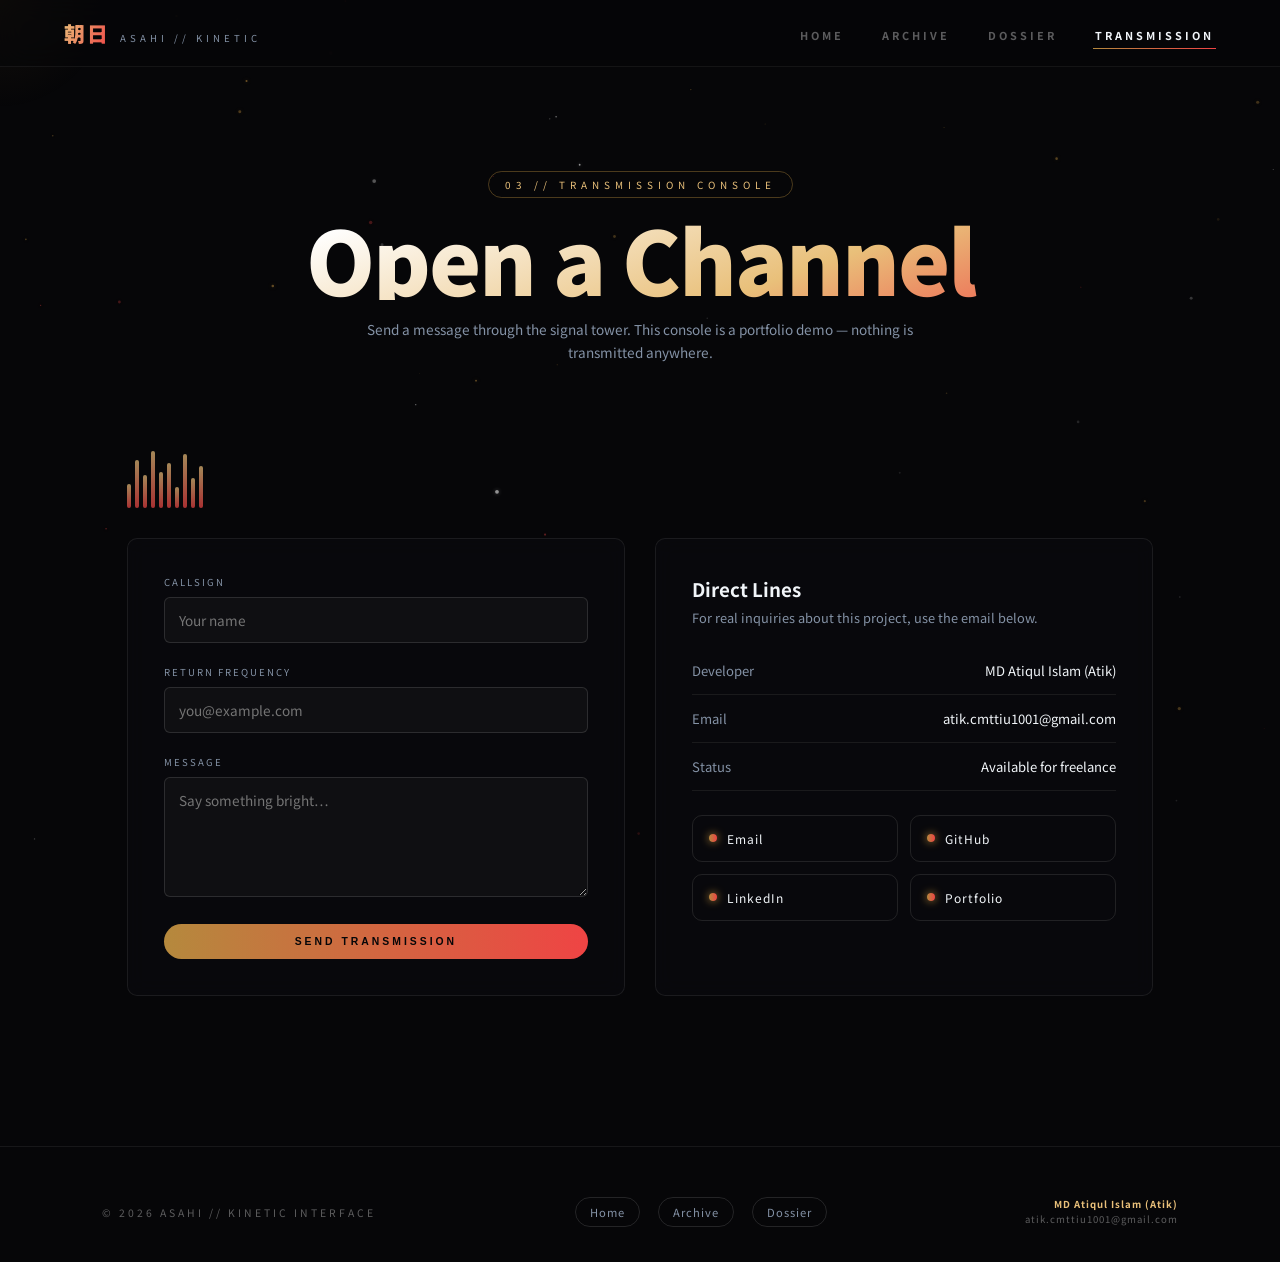
<file: yuffie-site/contact.html>
<!DOCTYPE html>
<html lang="en">
<head>
    <meta charset="UTF-8">
    <meta name="viewport" content="width=device-width, initial-scale=1.0">
    <title>Transmission — ASAHI Kinetic Interface</title>
    <meta name="description" content="A glowing, animated contact console.">
    <link href="https://fonts.googleapis.com/css2?family=Noto+Sans+JP:wght@500;900&family=Syncopate:wght@700&display=swap" rel="stylesheet">
    <link rel="stylesheet" href="assets/site.css">
    <link rel="stylesheet" href="assets/contact.css">
</head>
<body class="page-enter">

    <canvas id="embers-canvas"></canvas>
    <div id="cursor-glow"></div>

    <nav class="site-nav">
        <a href="index.html" class="nav-brand">
            <span class="kanji">朝日</span>
            <span class="latin">Asahi // Kinetic</span>
        </a>
        <ul class="nav-links">
            <li><a href="index.html">Home</a></li>
            <li><a href="gallery.html">Archive</a></li>
            <li><a href="profile.html">Dossier</a></li>
            <li><a href="contact.html">Transmission</a></li>
        </ul>
        <button class="nav-toggle" aria-label="Toggle menu">
            <span></span><span></span><span></span>
        </button>
    </nav>

    <header class="page-header">
        <span class="eyebrow">03 // Transmission Console</span>
        <h1>Open a Channel</h1>
        <p>Send a message through the signal tower. This console is a portfolio demo — nothing is transmitted anywhere.</p>
    </header>

    <section class="section" style="padding-top:0;">
        <div class="signal-wave reveal">
            <span style="height:40%; animation-delay:0s;"></span>
            <span style="height:80%; animation-delay:0.1s;"></span>
            <span style="height:55%; animation-delay:0.2s;"></span>
            <span style="height:95%; animation-delay:0.3s;"></span>
            <span style="height:60%; animation-delay:0.4s;"></span>
            <span style="height:75%; animation-delay:0.5s;"></span>
            <span style="height:35%; animation-delay:0.6s;"></span>
            <span style="height:90%; animation-delay:0.7s;"></span>
            <span style="height:50%; animation-delay:0.8s;"></span>
            <span style="height:70%; animation-delay:0.9s;"></span>
        </div>

        <div class="transmission-grid">
            <div class="card tx-card reveal">
                <form id="transmission-form">
                    <div class="field">
                        <label for="tx-name">Callsign</label>
                        <input type="text" id="tx-name" name="name" placeholder="Your name" required>
                    </div>
                    <div class="field">
                        <label for="tx-email">Return Frequency</label>
                        <input type="email" id="tx-email" name="email" placeholder="you@example.com" required>
                    </div>
                    <div class="field">
                        <label for="tx-message">Message</label>
                        <textarea id="tx-message" name="message" placeholder="Say something bright…" required></textarea>
                    </div>
                    <button type="submit" class="glow-btn">Send Transmission</button>
                    <span id="form-status"></span>
                </form>
            </div>

            <div class="card tx-card reveal reveal-delay-1">
                <h3 style="margin-bottom:6px;">Direct Lines</h3>
                <p style="color:var(--text-dim); font-size:0.8rem; margin-bottom:8px;">For real inquiries about this project, use the email below.</p>
                <ul class="info-list">
                    <li><span>Developer</span><span>MD Atiqul Islam (Atik)</span></li>
                    <li><span>Email</span><a href="mailto:atik.cmttiu1001@gmail.com">atik.cmttiu1001@gmail.com</a></li>
                    <li><span>Status</span><span>Available for freelance</span></li>
                </ul>

                <div class="socials-grid">
                    <a href="mailto:atik.cmttiu1001@gmail.com" class="social-chip"><span class="dot"></span>Email</a>
                    <a href="#" class="social-chip"><span class="dot"></span>GitHub</a>
                    <a href="#" class="social-chip"><span class="dot"></span>LinkedIn</a>
                    <a href="#" class="social-chip"><span class="dot"></span>Portfolio</a>
                </div>
            </div>
        </div>
    </section>

    <footer class="site-footer">
        <span class="footer-brand">© 2026 Asahi // Kinetic Interface</span>
        <div class="footer-socials">
            <a href="index.html">Home</a>
            <a href="gallery.html">Archive</a>
            <a href="profile.html">Dossier</a>
        </div>
        <div class="dev-credit">
            <span class="dev-name">MD Atiqul Islam (Atik)</span>
            <a href="mailto:atik.cmttiu1001@gmail.com">atik.cmttiu1001@gmail.com</a>
        </div>
    </footer>

    <script src="assets/site.js"></script>
</body>
</html>
</file>
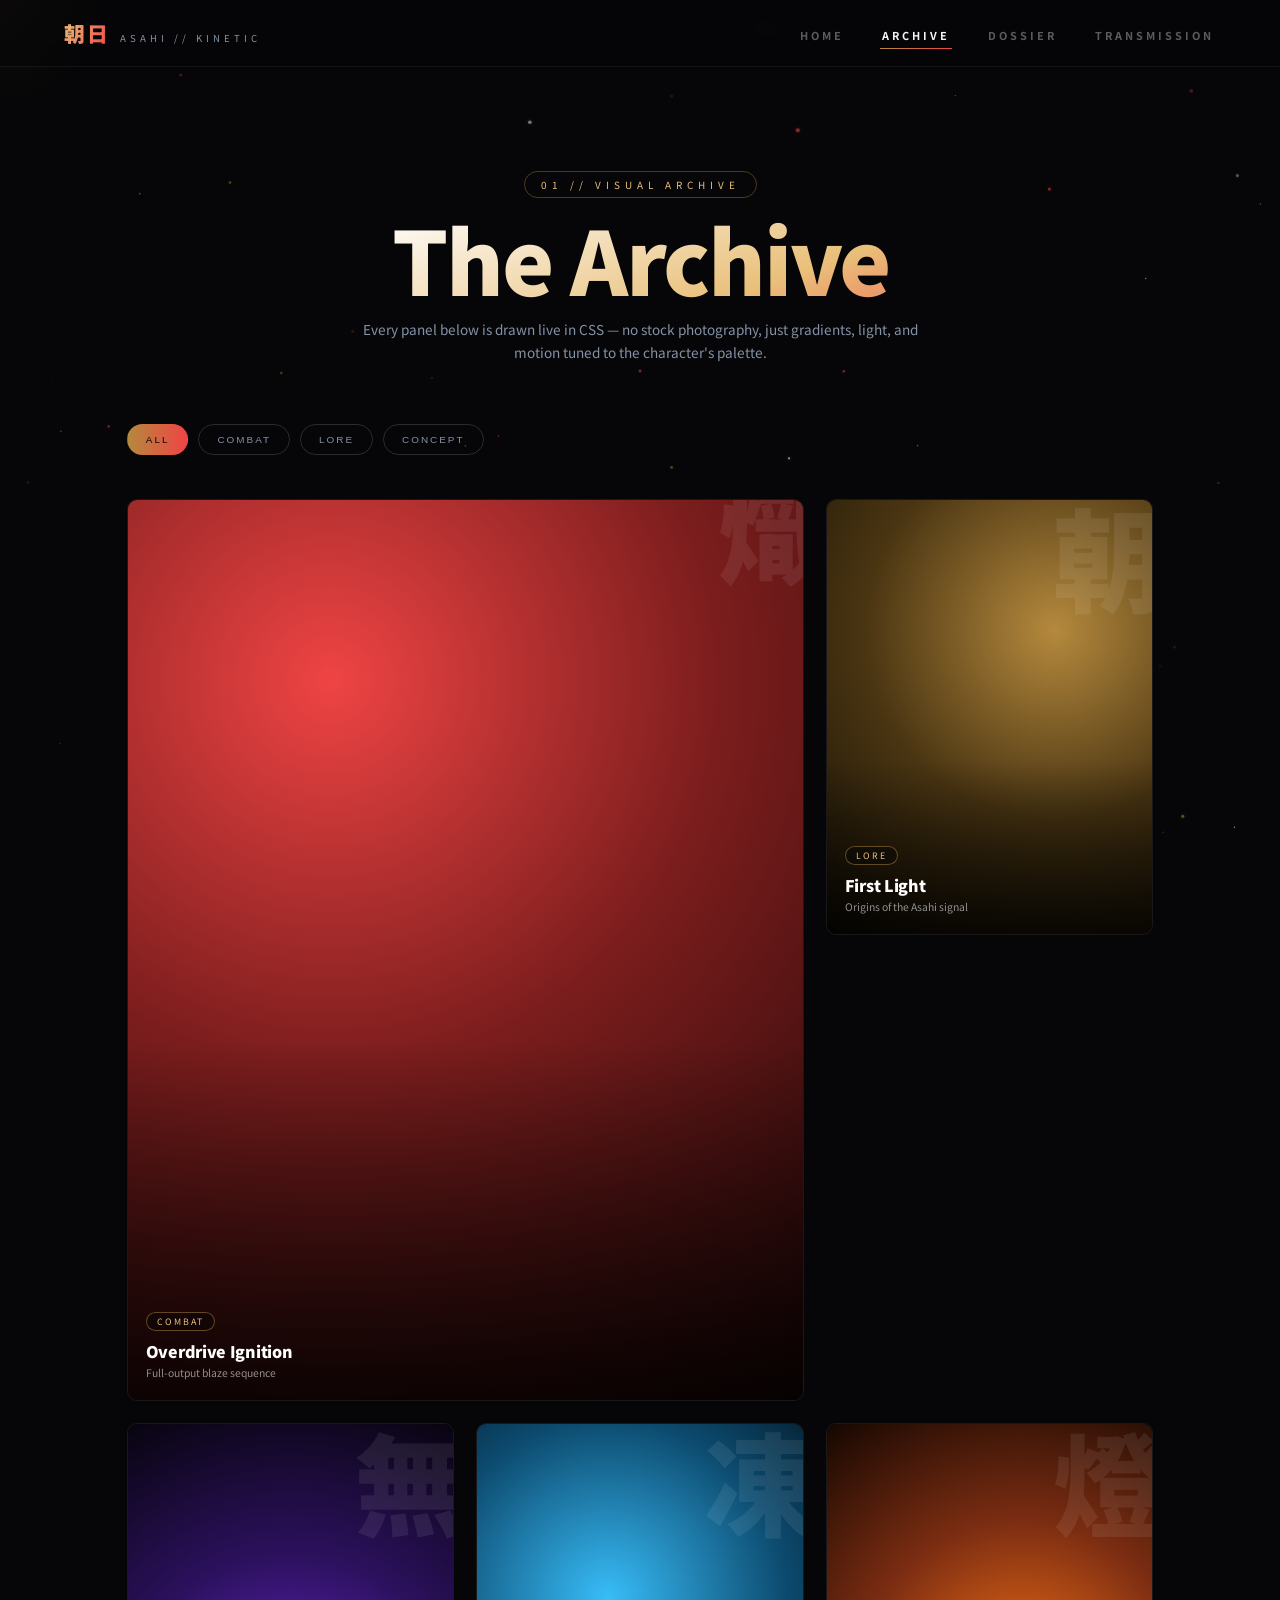
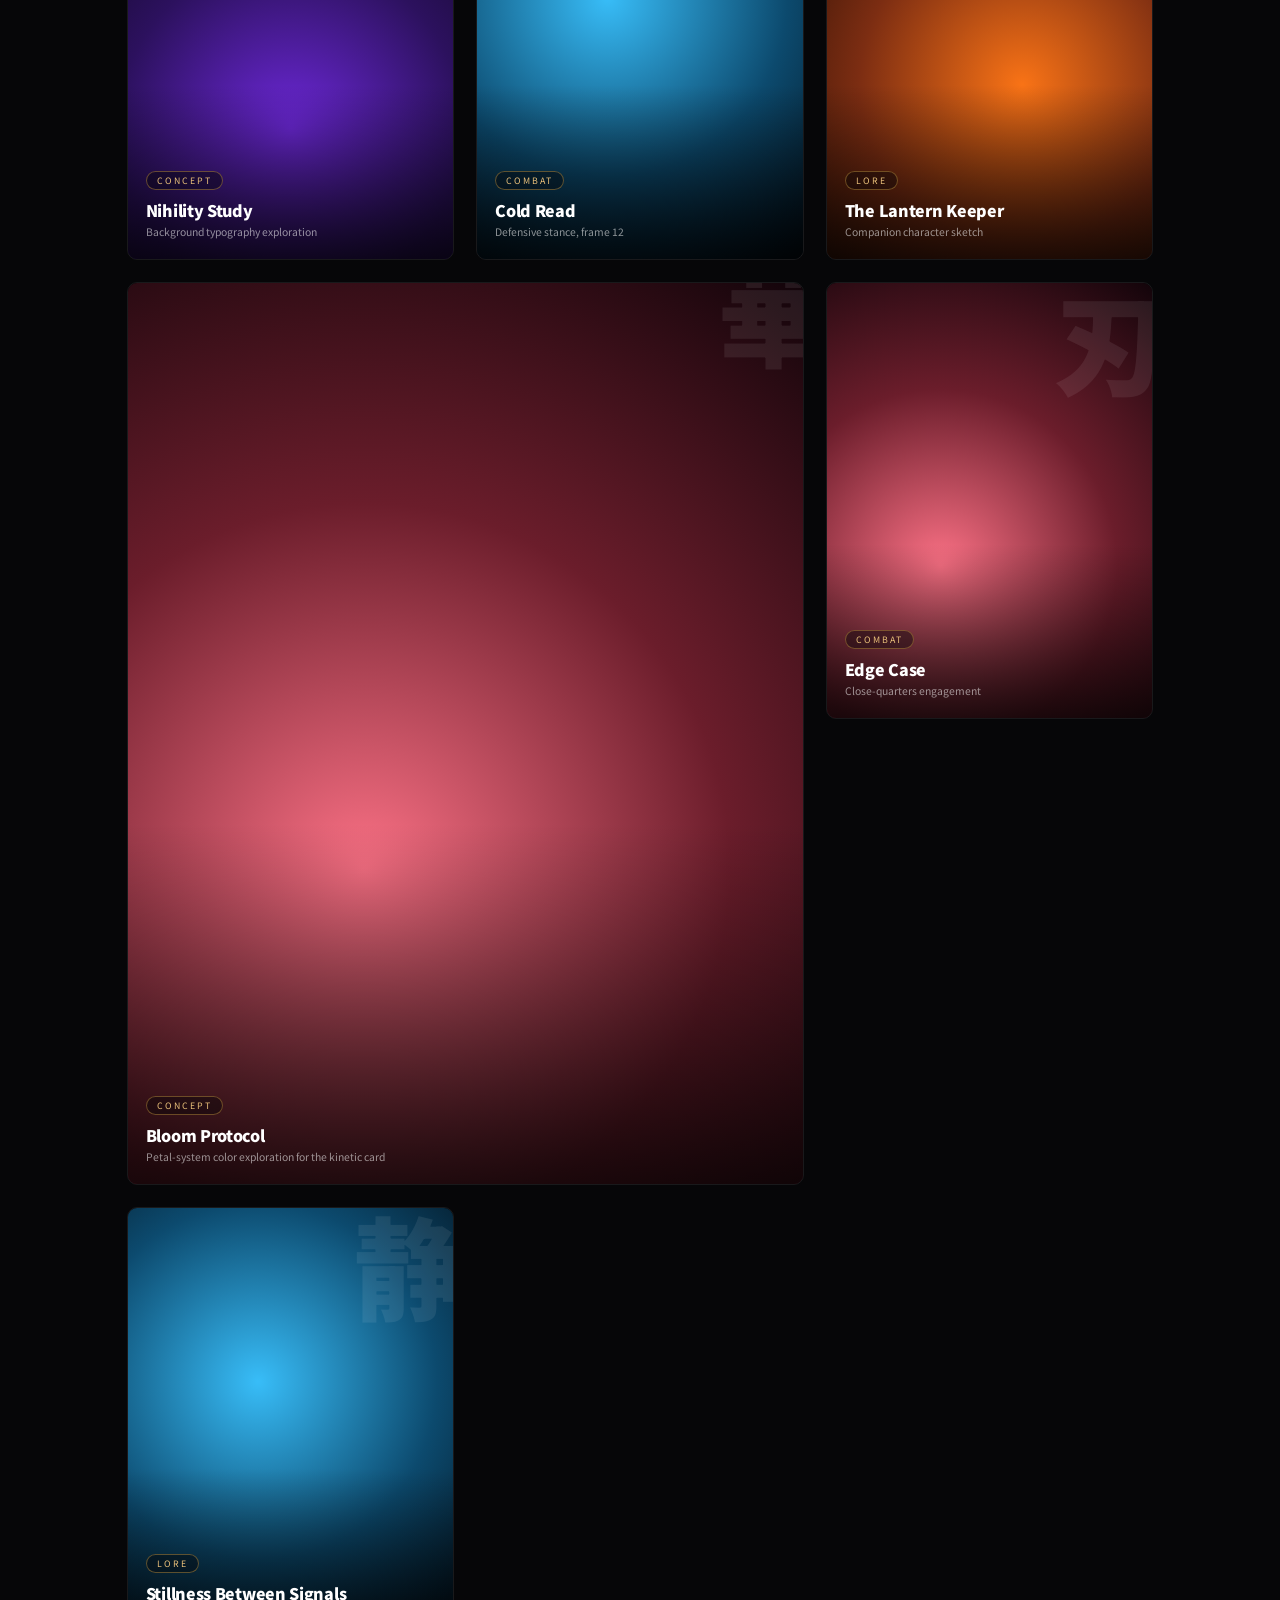
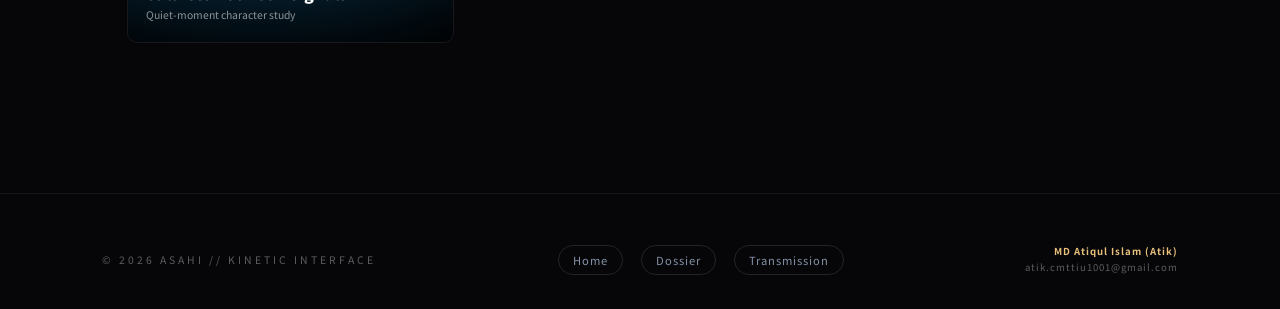
<file: yuffie-site/gallery.html>
<!DOCTYPE html>
<html lang="en">
<head>
    <meta charset="UTF-8">
    <meta name="viewport" content="width=device-width, initial-scale=1.0">
    <title>Archive — ASAHI Kinetic Interface</title>
    <meta name="description" content="A kinetic visual archive of tilting, glowing panels.">
    <link href="https://fonts.googleapis.com/css2?family=Noto+Sans+JP:wght@500;900&family=Syncopate:wght@700&display=swap" rel="stylesheet">
    <link rel="stylesheet" href="assets/site.css">
    <link rel="stylesheet" href="assets/gallery.css">
</head>
<body class="page-enter">

    <canvas id="embers-canvas"></canvas>
    <div id="cursor-glow"></div>

    <nav class="site-nav">
        <a href="index.html" class="nav-brand">
            <span class="kanji">朝日</span>
            <span class="latin">Asahi // Kinetic</span>
        </a>
        <ul class="nav-links">
            <li><a href="index.html">Home</a></li>
            <li><a href="gallery.html">Archive</a></li>
            <li><a href="profile.html">Dossier</a></li>
            <li><a href="contact.html">Transmission</a></li>
        </ul>
        <button class="nav-toggle" aria-label="Toggle menu">
            <span></span><span></span><span></span>
        </button>
    </nav>

    <header class="page-header">
        <span class="eyebrow">01 // Visual Archive</span>
        <h1>The Archive</h1>
        <p>Every panel below is drawn live in CSS — no stock photography, just gradients, light, and motion tuned to the character's palette.</p>
    </header>

    <section class="section" style="padding-top:0;">
        <div class="filter-bar">
            <button data-filter="all" class="active">All</button>
            <button data-filter="combat">Combat</button>
            <button data-filter="lore">Lore</button>
            <button data-filter="concept">Concept</button>
        </div>

        <div class="gallery-grid">

            <div class="art-tile wide reveal" data-tilt="6" data-category="combat">
                <div class="art-bg bg-blaze"></div>
                <span class="art-kanji">熾</span>
                <div class="art-scan"></div>
                <div class="art-info">
                    <span class="art-tag">Combat</span>
                    <div class="art-title">Overdrive Ignition</div>
                    <div class="art-sub">Full-output blaze sequence</div>
                </div>
            </div>

            <div class="art-tile reveal reveal-delay-1" data-tilt="6" data-category="lore">
                <div class="art-bg bg-dusk"></div>
                <span class="art-kanji">朝</span>
                <div class="art-scan"></div>
                <div class="art-info">
                    <span class="art-tag">Lore</span>
                    <div class="art-title">First Light</div>
                    <div class="art-sub">Origins of the Asahi signal</div>
                </div>
            </div>

            <div class="art-tile reveal reveal-delay-2" data-tilt="6" data-category="concept">
                <div class="art-bg bg-void"></div>
                <span class="art-kanji">無</span>
                <div class="art-scan"></div>
                <div class="art-info">
                    <span class="art-tag">Concept</span>
                    <div class="art-title">Nihility Study</div>
                    <div class="art-sub">Background typography exploration</div>
                </div>
            </div>

            <div class="art-tile reveal reveal-delay-3" data-tilt="6" data-category="combat">
                <div class="art-bg bg-frost"></div>
                <span class="art-kanji">凍</span>
                <div class="art-scan"></div>
                <div class="art-info">
                    <span class="art-tag">Combat</span>
                    <div class="art-title">Cold Read</div>
                    <div class="art-sub">Defensive stance, frame 12</div>
                </div>
            </div>

            <div class="art-tile reveal data-tilt" data-tilt="6" data-category="lore">
                <div class="art-bg bg-ember"></div>
                <span class="art-kanji">燈</span>
                <div class="art-scan"></div>
                <div class="art-info">
                    <span class="art-tag">Lore</span>
                    <div class="art-title">The Lantern Keeper</div>
                    <div class="art-sub">Companion character sketch</div>
                </div>
            </div>

            <div class="art-tile wide reveal reveal-delay-1" data-tilt="6" data-category="concept">
                <div class="art-bg bg-bloom"></div>
                <span class="art-kanji">華</span>
                <div class="art-scan"></div>
                <div class="art-info">
                    <span class="art-tag">Concept</span>
                    <div class="art-title">Bloom Protocol</div>
                    <div class="art-sub">Petal-system color exploration for the kinetic card</div>
                </div>
            </div>

            <div class="art-tile reveal reveal-delay-2" data-tilt="6" data-category="combat">
                <div class="art-bg bg-bloom"></div>
                <span class="art-kanji">刃</span>
                <div class="art-scan"></div>
                <div class="art-info">
                    <span class="art-tag">Combat</span>
                    <div class="art-title">Edge Case</div>
                    <div class="art-sub">Close-quarters engagement</div>
                </div>
            </div>

            <div class="art-tile reveal reveal-delay-3" data-tilt="6" data-category="lore">
                <div class="art-bg bg-frost"></div>
                <span class="art-kanji">静</span>
                <div class="art-scan"></div>
                <div class="art-info">
                    <span class="art-tag">Lore</span>
                    <div class="art-title">Stillness Between Signals</div>
                    <div class="art-sub">Quiet-moment character study</div>
                </div>
            </div>

        </div>
    </section>

    <footer class="site-footer">
        <span class="footer-brand">© 2026 Asahi // Kinetic Interface</span>
        <div class="footer-socials">
            <a href="index.html">Home</a>
            <a href="profile.html">Dossier</a>
            <a href="contact.html">Transmission</a>
        </div>
        <div class="dev-credit">
            <span class="dev-name">MD Atiqul Islam (Atik)</span>
            <a href="mailto:atik.cmttiu1001@gmail.com">atik.cmttiu1001@gmail.com</a>
        </div>
    </footer>

    <script src="assets/site.js"></script>
</body>
</html>
</file>
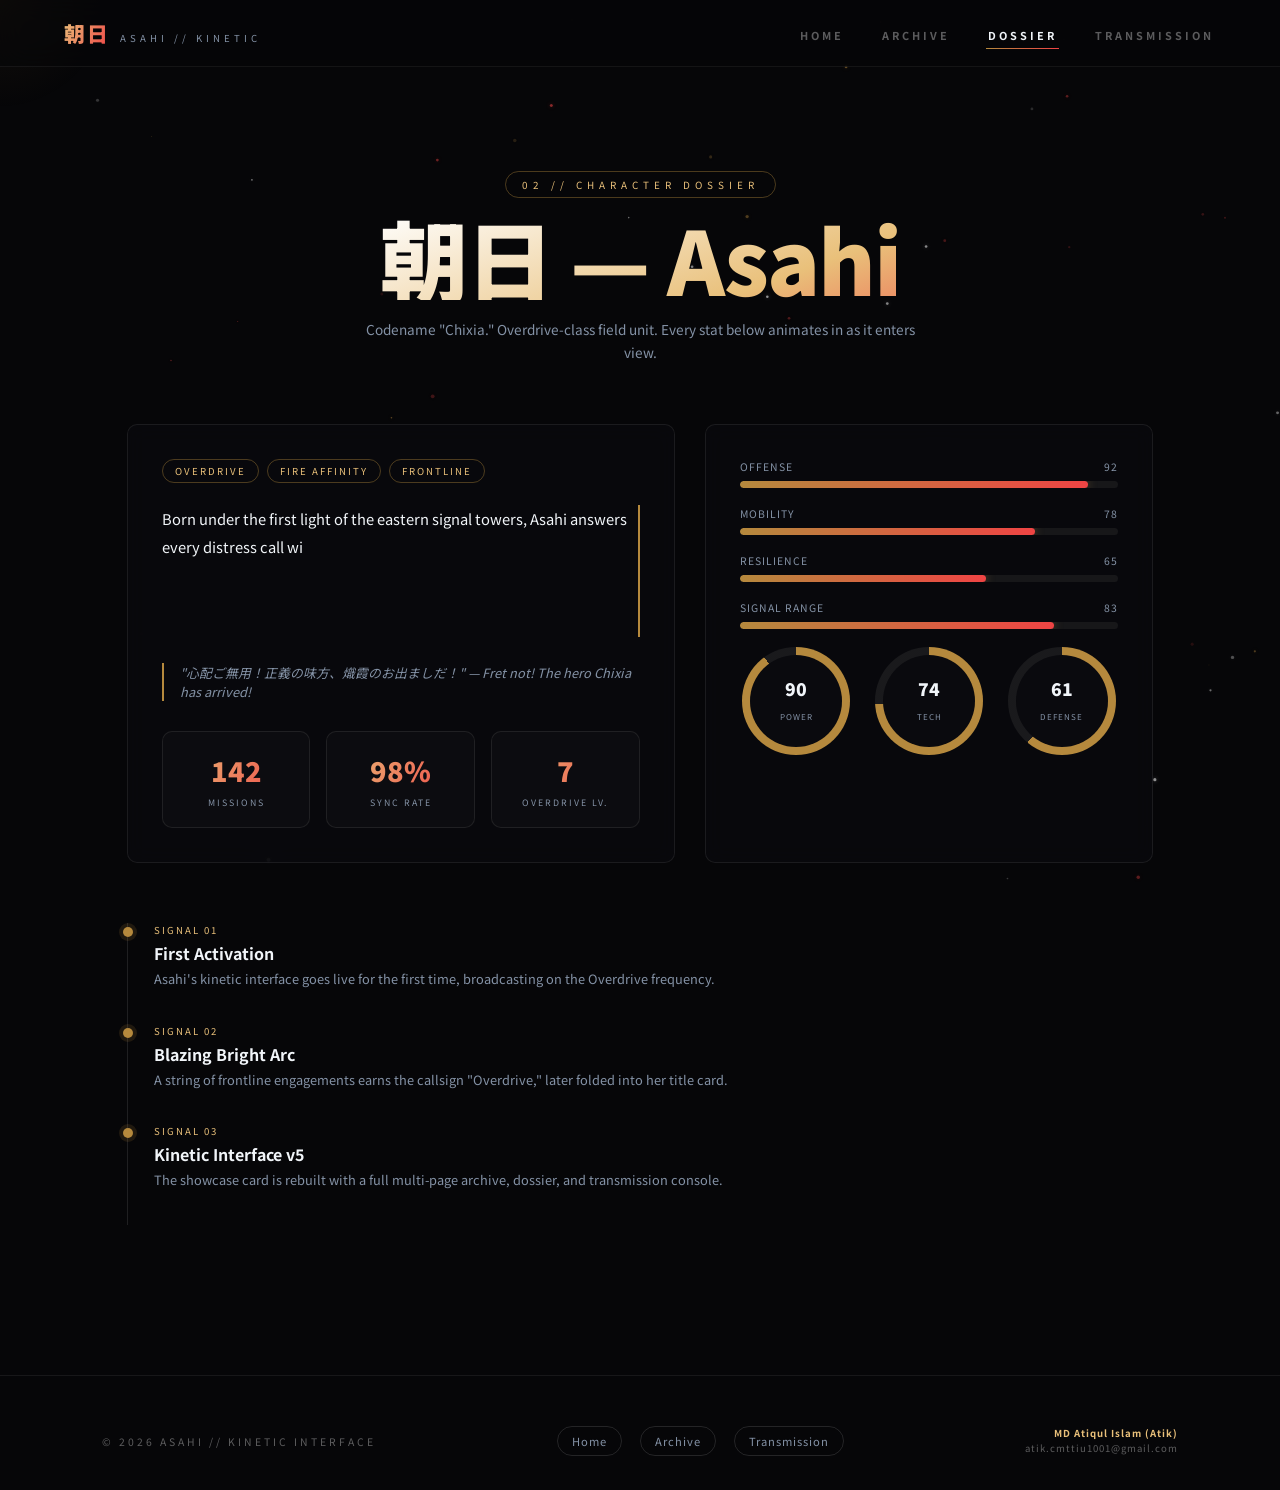
<file: yuffie-site/profile.html>
<!DOCTYPE html>
<html lang="en">
<head>
    <meta charset="UTF-8">
    <meta name="viewport" content="width=device-width, initial-scale=1.0">
    <title>Dossier — ASAHI Kinetic Interface</title>
    <meta name="description" content="Character dossier with animated stats, rings, and timeline.">
    <link href="https://fonts.googleapis.com/css2?family=Noto+Sans+JP:wght@500;900&family=Syncopate:wght@700&display=swap" rel="stylesheet">
    <link rel="stylesheet" href="assets/site.css">
    <link rel="stylesheet" href="assets/profile.css">
</head>
<body class="page-enter">

    <canvas id="embers-canvas"></canvas>
    <div id="cursor-glow"></div>

    <nav class="site-nav">
        <a href="index.html" class="nav-brand">
            <span class="kanji">朝日</span>
            <span class="latin">Asahi // Kinetic</span>
        </a>
        <ul class="nav-links">
            <li><a href="index.html">Home</a></li>
            <li><a href="gallery.html">Archive</a></li>
            <li><a href="profile.html">Dossier</a></li>
            <li><a href="contact.html">Transmission</a></li>
        </ul>
        <button class="nav-toggle" aria-label="Toggle menu">
            <span></span><span></span><span></span>
        </button>
    </nav>

    <header class="page-header">
        <span class="eyebrow">02 // Character Dossier</span>
        <h1>朝日 — Asahi</h1>
        <p>Codename "Chixia." Overdrive-class field unit. Every stat below animates in as it enters view.</p>
    </header>

    <section class="section" style="padding-top:0;">
        <div class="dossier-grid">

            <div class="card dossier-card reveal">
                <div class="bio-tag-row">
                    <span class="bio-tag">Overdrive</span>
                    <span class="bio-tag">Fire Affinity</span>
                    <span class="bio-tag">Frontline</span>
                </div>
                <p class="bio-text" data-typewriter>Born under the first light of the eastern signal towers, Asahi answers every distress call with the same line: fret not, the hero has arrived. Loud, blazing, and impossible to ignore — she treats every battle like a stage and every stage like a promise she intends to keep.</p>
                <p class="bio-quote">"心配ご無用！正義の味方、熾霞のお出ましだ！" — Fret not! The hero Chixia has arrived!</p>

                <div class="counter-row">
                    <div class="counter-box reveal">
                        <div class="big-num" data-count="142" data-suffix="">142</div>
                        <div class="label">Missions</div>
                    </div>
                    <div class="counter-box reveal reveal-delay-1">
                        <div class="big-num" data-count="98" data-suffix="%">98%</div>
                        <div class="label">Sync Rate</div>
                    </div>
                    <div class="counter-box reveal reveal-delay-2">
                        <div class="big-num" data-count="7" data-suffix="">7</div>
                        <div class="label">Overdrive Lv.</div>
                    </div>
                </div>
            </div>

            <div class="card dossier-card reveal reveal-delay-1">
                <div class="stat-row">
                    <div class="stat-label"><span>Offense</span><span>92</span></div>
                    <div class="stat-track"><div class="stat-fill" data-fill="92"></div></div>
                </div>
                <div class="stat-row">
                    <div class="stat-label"><span>Mobility</span><span>78</span></div>
                    <div class="stat-track"><div class="stat-fill" data-fill="78"></div></div>
                </div>
                <div class="stat-row">
                    <div class="stat-label"><span>Resilience</span><span>65</span></div>
                    <div class="stat-track"><div class="stat-fill" data-fill="65"></div></div>
                </div>
                <div class="stat-row">
                    <div class="stat-label"><span>Signal Range</span><span>83</span></div>
                    <div class="stat-track"><div class="stat-fill" data-fill="83"></div></div>
                </div>

                <div class="ring-row">
                    <div class="stat-ring" data-fill="90">
                        <div class="ring-inner"><span class="ring-val">90</span><span class="ring-name">Power</span></div>
                    </div>
                    <div class="stat-ring" data-fill="74">
                        <div class="ring-inner"><span class="ring-val">74</span><span class="ring-name">Tech</span></div>
                    </div>
                    <div class="stat-ring" data-fill="61">
                        <div class="ring-inner"><span class="ring-val">61</span><span class="ring-name">Defense</span></div>
                    </div>
                </div>
            </div>

        </div>

        <div class="timeline">
            <div class="timeline-item reveal">
                <div class="t-date">Signal 01</div>
                <h4>First Activation</h4>
                <p>Asahi's kinetic interface goes live for the first time, broadcasting on the Overdrive frequency.</p>
            </div>
            <div class="timeline-item reveal reveal-delay-1">
                <div class="t-date">Signal 02</div>
                <h4>Blazing Bright Arc</h4>
                <p>A string of frontline engagements earns the callsign "Overdrive," later folded into her title card.</p>
            </div>
            <div class="timeline-item reveal reveal-delay-2">
                <div class="t-date">Signal 03</div>
                <h4>Kinetic Interface v5</h4>
                <p>The showcase card is rebuilt with a full multi-page archive, dossier, and transmission console.</p>
            </div>
        </div>
    </section>

    <footer class="site-footer">
        <span class="footer-brand">© 2026 Asahi // Kinetic Interface</span>
        <div class="footer-socials">
            <a href="index.html">Home</a>
            <a href="gallery.html">Archive</a>
            <a href="contact.html">Transmission</a>
        </div>
        <div class="dev-credit">
            <span class="dev-name">MD Atiqul Islam (Atik)</span>
            <a href="mailto:atik.cmttiu1001@gmail.com">atik.cmttiu1001@gmail.com</a>
        </div>
    </footer>

    <script src="assets/site.js"></script>
</body>
</html>
</file>
<file: yuffie-site/assets/site.css>
/* ==========================================================
   ASAHI // Kinetic Interface — Shared Site Stylesheet
   Theme: dark, embered gold-on-crimson, kinetic type
   ========================================================== */

:root {
    --bg: #060608;
    --bg-deep: #2b0404;
    --panel: rgba(10, 10, 14, 0.75);
    --panel-border: rgba(255, 255, 255, 0.08);
    --gold: #b5893d;
    --gold-bright: #e9c07a;
    --ember: #ef4444;
    --text: #f1f5f9;
    --text-dim: #8492a6;
    --text-faint: rgba(255, 255, 255, 0.35);
    --radius: 10px;
}

* { margin: 0; padding: 0; box-sizing: border-box; }

html { scroll-behavior: smooth; }

body {
    background: var(--bg);
    background-image:
        radial-gradient(circle at 15% 0%, rgba(181, 137, 61, 0.08) 0%, transparent 45%),
        radial-gradient(circle at 85% 100%, rgba(220, 38, 38, 0.10) 0%, transparent 45%),
        var(--bg);
    color: var(--text);
    font-family: 'Noto Sans JP', 'Syncopate', sans-serif;
    min-height: 100vh;
    position: relative;
    overflow-x: hidden;
}

::selection { background: var(--gold); color: #060608; }

/* Scrollbar */
::-webkit-scrollbar { width: 8px; }
::-webkit-scrollbar-track { background: #0a0a0e; }
::-webkit-scrollbar-thumb { background: linear-gradient(var(--gold), var(--ember)); border-radius: 4px; }

/* ── AMBIENT EMBER CANVAS (site-wide, behind everything) ───── */
#embers-canvas {
    position: fixed;
    inset: 0;
    width: 100%;
    height: 100%;
    z-index: 0;
    pointer-events: none;
}

/* ── PAGE ENTRANCE TRANSITION ────────────────────────────── */
body.page-enter { opacity: 0; }
body.page-loaded {
    opacity: 1;
    animation: pageFadeIn 0.7s cubic-bezier(0.16, 1, 0.3, 1);
}
@keyframes pageFadeIn {
    from { opacity: 0; transform: translateY(14px) scale(0.995); filter: blur(4px); }
    to   { opacity: 1; transform: translateY(0) scale(1); filter: blur(0); }
}

/* ── CURSOR GLOW ──────────────────────────────────────────── */
#cursor-glow {
    position: fixed;
    width: 220px; height: 220px;
    border-radius: 50%;
    pointer-events: none;
    z-index: 1;
    background: radial-gradient(circle, rgba(181,137,61,0.08) 0%, transparent 70%);
    transform: translate(-50%, -50%);
    transition: opacity 0.3s;
    will-change: transform;
}

/* ── NAVIGATION ───────────────────────────────────────────── */
.site-nav {
    position: fixed;
    top: 0; left: 0; right: 0;
    z-index: 100;
    display: flex;
    align-items: center;
    justify-content: space-between;
    padding: 18px 5%;
    background: rgba(6, 6, 8, 0.55);
    backdrop-filter: blur(14px);
    -webkit-backdrop-filter: blur(14px);
    border-bottom: 1px solid rgba(255, 255, 255, 0.06);
    transition: background 0.3s, padding 0.3s;
}

.nav-brand {
    display: flex;
    align-items: baseline;
    gap: 10px;
    text-decoration: none;
    color: var(--text);
}
.nav-brand .kanji {
    font-size: 1.3rem;
    font-weight: 900;
    letter-spacing: 2px;
    background: linear-gradient(120deg, var(--gold-bright), var(--ember));
    -webkit-background-clip: text;
    background-clip: text;
    color: transparent;
}
.nav-brand .latin {
    font-size: 0.6rem;
    letter-spacing: 4px;
    color: var(--text-dim);
    text-transform: uppercase;
}

.nav-links {
    display: flex;
    align-items: center;
    gap: 34px;
    list-style: none;
}
.nav-links a {
    position: relative;
    color: var(--text-faint);
    text-decoration: none;
    font-size: 0.68rem;
    letter-spacing: 3px;
    text-transform: uppercase;
    font-weight: 700;
    padding: 6px 2px;
    transition: color 0.25s;
}
.nav-links a::after {
    content: '';
    position: absolute;
    left: 0; bottom: 0;
    width: 100%; height: 1px;
    background: linear-gradient(90deg, var(--gold), var(--ember));
    transform: scaleX(0);
    transform-origin: left;
    transition: transform 0.3s cubic-bezier(0.4, 0, 0.2, 1);
}
.nav-links a:hover,
.nav-links a.active { color: var(--text); }
.nav-links a:hover::after,
.nav-links a.active::after { transform: scaleX(1); }

.nav-toggle {
    display: none;
    flex-direction: column;
    gap: 5px;
    background: none;
    border: none;
    cursor: pointer;
    z-index: 101;
}
.nav-toggle span {
    width: 22px; height: 2px;
    background: var(--text);
    transition: transform 0.3s, opacity 0.3s;
}

@media (max-width: 820px) {
    .nav-toggle { display: flex; }
    .nav-links {
        position: fixed;
        top: 0; right: 0;
        height: 100vh;
        width: min(72vw, 320px);
        background: rgba(6, 6, 8, 0.97);
        backdrop-filter: blur(20px);
        flex-direction: column;
        justify-content: center;
        gap: 32px;
        transform: translateX(100%);
        transition: transform 0.4s cubic-bezier(0.16, 1, 0.3, 1);
        border-left: 1px solid rgba(255,255,255,0.08);
    }
    .nav-links.open { transform: translateX(0); }
}

/* ── PAGE HEADER (used on interior pages) ────────────────── */
.page-header {
    position: relative;
    z-index: 2;
    padding: 170px 8% 60px;
    text-align: center;
}
.page-header .eyebrow {
    display: inline-block;
    font-size: 0.62rem;
    letter-spacing: 5px;
    color: var(--gold-bright);
    text-transform: uppercase;
    border: 1px solid rgba(181,137,61,0.4);
    padding: 5px 16px;
    border-radius: 20px;
    margin-bottom: 18px;
    opacity: 0;
    animation: revealUp 0.7s 0.1s forwards ease;
}
.page-header h1 {
    font-size: clamp(2.6rem, 7vw, 5.5rem);
    font-weight: 900;
    letter-spacing: -2px;
    line-height: 0.95;
    background: linear-gradient(160deg, #ffffff 20%, var(--gold-bright) 65%, var(--ember) 100%);
    -webkit-background-clip: text;
    background-clip: text;
    color: transparent;
    opacity: 0;
    animation: revealUp 0.8s 0.25s forwards ease;
}
.page-header p {
    max-width: 560px;
    margin: 18px auto 0;
    color: var(--text-dim);
    font-size: 0.85rem;
    line-height: 1.7;
    opacity: 0;
    animation: revealUp 0.8s 0.4s forwards ease;
}
@keyframes revealUp {
    from { opacity: 0; transform: translateY(22px); }
    to   { opacity: 1; transform: translateY(0); }
}

/* ── REVEAL ON SCROLL ─────────────────────────────────────── */
.reveal {
    opacity: 0;
    transform: translateY(40px);
    transition: opacity 0.8s cubic-bezier(0.16,1,0.3,1), transform 0.8s cubic-bezier(0.16,1,0.3,1);
}
.reveal.in-view { opacity: 1; transform: translateY(0); }
.reveal-delay-1.in-view { transition-delay: 0.1s; }
.reveal-delay-2.in-view { transition-delay: 0.2s; }
.reveal-delay-3.in-view { transition-delay: 0.3s; }
.reveal-delay-4.in-view { transition-delay: 0.4s; }

/* ── SECTION WRAPPERS ─────────────────────────────────────── */
.section {
    position: relative;
    z-index: 2;
    max-width: 1180px;
    margin: 0 auto;
    padding: 70px 6%;
}
.section-title {
    font-size: 0.65rem;
    letter-spacing: 5px;
    text-transform: uppercase;
    color: var(--gold-bright);
    margin-bottom: 10px;
}
.section-heading {
    font-size: clamp(1.6rem, 4vw, 2.6rem);
    font-weight: 900;
    letter-spacing: -1px;
    margin-bottom: 40px;
    color: var(--text);
}

/* ── GLOW BUTTON ──────────────────────────────────────────── */
.glow-btn {
    display: inline-flex;
    align-items: center;
    gap: 10px;
    background: transparent;
    color: var(--text);
    border: 1px solid rgba(255,255,255,0.25);
    padding: 12px 28px;
    font-size: 0.65rem;
    letter-spacing: 3px;
    text-transform: uppercase;
    font-weight: 700;
    text-decoration: none;
    border-radius: 30px;
    cursor: pointer;
    position: relative;
    overflow: hidden;
    transition: border-color 0.3s, color 0.3s, transform 0.2s;
}
.glow-btn::before {
    content: '';
    position: absolute; inset: 0;
    background: linear-gradient(90deg, var(--gold), var(--ember));
    transform: translateX(-101%);
    transition: transform 0.35s cubic-bezier(0.4,0,0.2,1);
    z-index: -1;
}
.glow-btn:hover::before { transform: translateX(0); }
.glow-btn:hover { color: #060608; border-color: transparent; transform: translateY(-2px); }

/* ── CARD ─────────────────────────────────────────────────── */
.card {
    background: var(--panel);
    border: 1px solid var(--panel-border);
    border-radius: var(--radius);
    backdrop-filter: blur(10px);
    -webkit-backdrop-filter: blur(10px);
    transition: transform 0.35s cubic-bezier(0.16,1,0.3,1), border-color 0.35s, box-shadow 0.35s;
}
.card:hover {
    border-color: rgba(181, 137, 61, 0.45);
    box-shadow: 0 20px 60px rgba(0,0,0,0.55), 0 0 40px rgba(181,137,61,0.08);
}

/* ── FOOTER ───────────────────────────────────────────────── */
.site-footer {
    position: relative;
    z-index: 2;
    margin-top: 80px;
    padding: 50px 8% 34px;
    border-top: 1px solid rgba(255,255,255,0.07);
    display: flex;
    flex-wrap: wrap;
    gap: 24px;
    align-items: center;
    justify-content: space-between;
}
.footer-brand {
    font-size: 0.65rem;
    letter-spacing: 3px;
    color: var(--text-faint);
    text-transform: uppercase;
}
.footer-socials {
    display: flex;
    gap: 18px;
}
.footer-socials a {
    color: var(--text-dim);
    font-size: 0.7rem;
    letter-spacing: 1px;
    text-decoration: none;
    border: 1px solid rgba(255,255,255,0.12);
    padding: 6px 14px;
    border-radius: 16px;
    transition: color 0.25s, border-color 0.25s, transform 0.25s;
}
.footer-socials a:hover {
    color: var(--gold-bright);
    border-color: var(--gold);
    transform: translateY(-2px);
}
.dev-credit {
    font-size: 0.6rem;
    letter-spacing: 1px;
    color: var(--text-faint);
    text-align: right;
    line-height: 1.6;
}
.dev-credit .dev-name {
    color: var(--gold-bright);
    font-weight: 700;
    display: block;
}
.dev-credit a { color: inherit; text-decoration: none; }
.dev-credit a:hover { color: var(--text); text-decoration: underline; }

/* ── SCROLL CUE ───────────────────────────────────────────── */
.scroll-cue {
    position: absolute;
    bottom: 28px; left: 50%;
    transform: translateX(-50%);
    display: flex; flex-direction: column; align-items: center; gap: 6px;
    color: var(--text-faint);
    font-size: 0.55rem;
    letter-spacing: 3px;
    text-transform: uppercase;
    z-index: 3;
}
.scroll-cue .chevron {
    width: 10px; height: 10px;
    border-right: 1.5px solid var(--gold);
    border-bottom: 1.5px solid var(--gold);
    transform: rotate(45deg);
    animation: bounceChevron 1.6s infinite;
}
@keyframes bounceChevron {
    0%, 100% { transform: rotate(45deg) translate(0,0); opacity: 0.4; }
    50% { transform: rotate(45deg) translate(4px, 4px); opacity: 1; }
}
</file>
<file: yuffie-site/assets/contact.css>
/* ==========================================================
   Transmission (Contact) page styles
   ========================================================== */

.transmission-grid {
    display: grid;
    grid-template-columns: 1fr 1fr;
    gap: 30px;
}
@media (max-width: 860px) { .transmission-grid { grid-template-columns: 1fr; } }

.tx-card { padding: 36px; }

.field {
    margin-bottom: 22px;
    position: relative;
}
.field label {
    display: block;
    font-size: 0.6rem;
    letter-spacing: 2px;
    text-transform: uppercase;
    color: var(--text-dim);
    margin-bottom: 8px;
}
.field input,
.field textarea {
    width: 100%;
    background: rgba(255,255,255,0.03);
    border: 1px solid rgba(255,255,255,0.12);
    border-radius: 6px;
    padding: 12px 14px;
    color: var(--text);
    font-family: inherit;
    font-size: 0.85rem;
    outline: none;
    transition: border-color 0.3s, box-shadow 0.3s, background 0.3s;
    resize: vertical;
}
.field input:focus,
.field textarea:focus {
    border-color: var(--gold);
    background: rgba(181,137,61,0.05);
    box-shadow: 0 0 0 3px rgba(181,137,61,0.12), 0 0 20px rgba(181,137,61,0.08);
}
.field textarea { min-height: 120px; }

#transmission-form button[type="submit"] {
    width: 100%;
    justify-content: center;
    background: linear-gradient(90deg, var(--gold), var(--ember));
    color: #060608;
    border: none;
    font-weight: 900;
}
#transmission-form button[type="submit"]:disabled { opacity: 0.7; cursor: progress; }
#transmission-form button[type="submit"]::before { display: none; }

.form-success {
    display: block;
    margin-top: 14px;
    font-size: 0.75rem;
    color: var(--gold-bright);
}

/* ── SIGNAL WAVE DECORATION ───────────────────────────────── */
.signal-wave {
    display: flex;
    align-items: flex-end;
    gap: 4px;
    height: 60px;
    margin: 24px 0 30px;
}
.signal-wave span {
    width: 4px;
    background: linear-gradient(180deg, var(--gold-bright), var(--ember));
    border-radius: 2px;
    animation: wavePulse 1.4s ease-in-out infinite;
    opacity: 0.7;
}

/* ── CONTACT INFO LIST ────────────────────────────────────── */
.info-list { list-style: none; margin-top: 20px; }
.info-list li {
    display: flex;
    justify-content: space-between;
    padding: 14px 0;
    border-bottom: 1px solid rgba(255,255,255,0.07);
    font-size: 0.82rem;
}
.info-list li span:first-child { color: var(--text-dim); }
.info-list li a { color: var(--text); text-decoration: none; }
.info-list li a:hover { color: var(--gold-bright); }

.socials-grid {
    display: grid;
    grid-template-columns: repeat(2, 1fr);
    gap: 12px;
    margin-top: 24px;
}
.social-chip {
    display: flex;
    align-items: center;
    gap: 10px;
    padding: 14px 16px;
    border: 1px solid rgba(255,255,255,0.1);
    border-radius: 10px;
    text-decoration: none;
    color: var(--text);
    font-size: 0.75rem;
    letter-spacing: 1px;
    transition: border-color 0.25s, transform 0.25s, background 0.25s;
}
.social-chip:hover {
    border-color: var(--gold);
    background: rgba(181,137,61,0.06);
    transform: translateY(-3px);
}
.social-chip .dot {
    width: 8px; height: 8px; border-radius: 50%;
    background: linear-gradient(90deg, var(--gold), var(--ember));
    box-shadow: 0 0 8px var(--gold);
}

@keyframes wavePulse {
    0%, 100% { transform: scaleY(0.3); opacity: 0.4; }
    50% { transform: scaleY(1); opacity: 0.9; }
}
</file>
<file: yuffie-site/assets/gallery.css>
/* ==========================================================
   Archive (Gallery) page styles
   ========================================================== */

.filter-bar {
    display: flex;
    flex-wrap: wrap;
    gap: 10px;
    margin-bottom: 44px;
}
.filter-bar button {
    background: transparent;
    border: 1px solid rgba(255,255,255,0.15);
    color: var(--text-dim);
    font-size: 0.62rem;
    letter-spacing: 2px;
    text-transform: uppercase;
    padding: 9px 18px;
    border-radius: 20px;
    cursor: pointer;
    transition: all 0.25s ease;
}
.filter-bar button:hover { color: var(--text); border-color: rgba(255,255,255,0.35); }
.filter-bar button.active {
    color: #060608;
    border-color: transparent;
    background: linear-gradient(90deg, var(--gold), var(--ember));
}

.gallery-grid {
    display: grid;
    grid-template-columns: repeat(auto-fill, minmax(260px, 1fr));
    gap: 22px;
}

.art-tile {
    position: relative;
    aspect-ratio: 3 / 4;
    border-radius: var(--radius);
    overflow: hidden;
    cursor: pointer;
    border: 1px solid rgba(255,255,255,0.08);
    display: flex;
    align-items: flex-end;
    transform-style: preserve-3d;
}

.art-tile .art-bg {
    position: absolute; inset: 0;
    z-index: 0;
    transition: transform 0.6s cubic-bezier(0.16,1,0.3,1), filter 0.5s;
}
.art-tile:hover .art-bg { transform: scale(1.08); filter: saturate(1.3); }

.art-tile .art-kanji {
    position: absolute;
    top: -6%; right: -4%;
    font-size: 7rem;
    font-weight: 900;
    color: rgba(255,255,255,0.08);
    z-index: 1;
    user-select: none;
    pointer-events: none;
    transition: transform 0.5s;
}
.art-tile:hover .art-kanji { transform: translateY(-6px); }

.art-tile .art-scan {
    position: absolute; inset: 0; z-index: 2;
    background: linear-gradient(180deg, transparent 60%, rgba(0,0,0,0.75) 100%);
    pointer-events: none;
}

.art-tile .art-info {
    position: relative; z-index: 3;
    padding: 18px 18px 20px;
    width: 100%;
}
.art-tile .art-tag {
    display: inline-block;
    font-size: 0.55rem;
    letter-spacing: 2px;
    text-transform: uppercase;
    color: var(--gold-bright);
    border: 1px solid rgba(181,137,61,0.5);
    padding: 2px 10px;
    border-radius: 12px;
    margin-bottom: 8px;
    background: rgba(6,6,8,0.4);
    backdrop-filter: blur(4px);
}
.art-tile .art-title {
    font-size: 1rem;
    font-weight: 900;
    color: #fff;
    letter-spacing: -0.3px;
}
.art-tile .art-sub {
    font-size: 0.65rem;
    color: rgba(255,255,255,0.55);
    margin-top: 2px;
}

/* Palette variants for placeholder art (no external images needed) */
.bg-blaze  { background: radial-gradient(circle at 30% 20%, #ef4444 0%, #7c1d1d 45%, #1a0505 100%); }
.bg-dusk   { background: radial-gradient(circle at 70% 30%, #b5893d 0%, #4a3512 50%, #100c04 100%); }
.bg-void   { background: radial-gradient(circle at 50% 70%, #6d28d9 0%, #2c115e 50%, #08040f 100%); }
.bg-frost  { background: radial-gradient(circle at 40% 40%, #38bdf8 0%, #0c4a6e 55%, #020a12 100%); }
.bg-ember  { background: radial-gradient(circle at 60% 60%, #f97316 0%, #7c2d12 50%, #150701 100%); }
.bg-bloom  { background: radial-gradient(circle at 35% 65%, #fb7185 0%, #6b1d2b 50%, #12040a 100%); }

.art-tile.wide { grid-column: span 2; }
@media (max-width: 640px) { .art-tile.wide { grid-column: span 1; } }
</file>
<file: yuffie-site/assets/profile.css>
/* ==========================================================
   Dossier (Profile) page styles
   ========================================================== */

.dossier-grid {
    display: grid;
    grid-template-columns: 1.1fr 0.9fr;
    gap: 30px;
}
@media (max-width: 860px) { .dossier-grid { grid-template-columns: 1fr; } }

.dossier-card { padding: 34px; }

.bio-tag-row {
    display: flex;
    flex-wrap: wrap;
    gap: 8px;
    margin-bottom: 22px;
}
.bio-tag {
    font-size: 0.6rem;
    letter-spacing: 2px;
    text-transform: uppercase;
    color: var(--gold-bright);
    border: 1px solid rgba(181,137,61,0.4);
    padding: 4px 12px;
    border-radius: 14px;
}

.bio-text {
    font-size: 0.92rem;
    line-height: 1.9;
    color: var(--text);
    min-height: 9em;
}

.bio-quote {
    margin-top: 26px;
    padding-left: 16px;
    border-left: 2px solid var(--gold);
    color: var(--text-dim);
    font-size: 0.8rem;
    font-style: italic;
}

/* ── COUNTER STAT ROW ─────────────────────────────────────── */
.counter-row {
    display: grid;
    grid-template-columns: repeat(3, 1fr);
    gap: 16px;
    margin-top: 30px;
}
.counter-box {
    text-align: center;
    padding: 18px 8px;
    border: 1px solid rgba(255,255,255,0.08);
    border-radius: var(--radius);
    background: rgba(255,255,255,0.02);
}
.counter-box .big-num {
    font-size: 1.7rem;
    font-weight: 900;
    background: linear-gradient(120deg, var(--gold-bright), var(--ember));
    -webkit-background-clip: text;
    background-clip: text;
    color: transparent;
}
.counter-box .label {
    font-size: 0.55rem;
    letter-spacing: 2px;
    text-transform: uppercase;
    color: var(--text-dim);
    margin-top: 6px;
}

/* ── LINEAR STAT BARS ─────────────────────────────────────── */
.stat-row { margin-bottom: 18px; }
.stat-row .stat-label {
    display: flex;
    justify-content: space-between;
    font-size: 0.65rem;
    letter-spacing: 1px;
    text-transform: uppercase;
    color: var(--text-dim);
    margin-bottom: 7px;
}
.stat-track {
    width: 100%;
    height: 7px;
    border-radius: 4px;
    background: rgba(255,255,255,0.06);
    overflow: hidden;
}
.stat-fill {
    height: 100%;
    width: 0%;
    border-radius: 4px;
    background: linear-gradient(90deg, var(--gold), var(--ember));
    box-shadow: 0 0 10px rgba(181,137,61,0.5);
    transition: width 1.1s cubic-bezier(0.16,1,0.3,1);
}

/* ── RADIAL STAT RINGS ────────────────────────────────────── */
.ring-row {
    display: flex;
    justify-content: space-around;
    flex-wrap: wrap;
    gap: 20px;
    margin-top: 10px;
}
.stat-ring {
    --fill: 0%;
    width: 108px; height: 108px;
    border-radius: 50%;
    display: flex; align-items: center; justify-content: center;
    background: conic-gradient(var(--gold) var(--fill), rgba(255,255,255,0.07) 0);
    transition: background 1.2s cubic-bezier(0.16,1,0.3,1);
    position: relative;
}
.stat-ring::before {
    content: '';
    position: absolute;
    inset: 8px;
    border-radius: 50%;
    background: #0a0a0e;
}
.stat-ring .ring-inner {
    position: relative;
    z-index: 1;
    text-align: center;
}
.stat-ring .ring-val {
    font-size: 1.1rem;
    font-weight: 900;
    color: var(--text);
    display: block;
}
.stat-ring .ring-name {
    font-size: 0.5rem;
    letter-spacing: 1px;
    text-transform: uppercase;
    color: var(--text-dim);
}

/* ── TIMELINE ─────────────────────────────────────────────── */
.timeline {
    margin-top: 60px;
    position: relative;
    padding-left: 26px;
    border-left: 1px solid rgba(255,255,255,0.1);
}
.timeline-item {
    position: relative;
    padding-bottom: 34px;
}
.timeline-item::before {
    content: '';
    position: absolute;
    left: -31px; top: 4px;
    width: 10px; height: 10px;
    border-radius: 50%;
    background: var(--gold);
    box-shadow: 0 0 0 4px rgba(181,137,61,0.15);
}
.timeline-item .t-date {
    font-size: 0.6rem;
    letter-spacing: 2px;
    color: var(--gold-bright);
    text-transform: uppercase;
    margin-bottom: 4px;
}
.timeline-item h4 { font-size: 1rem; margin-bottom: 4px; }
.timeline-item p { font-size: 0.8rem; color: var(--text-dim); line-height: 1.6; }
</file>
